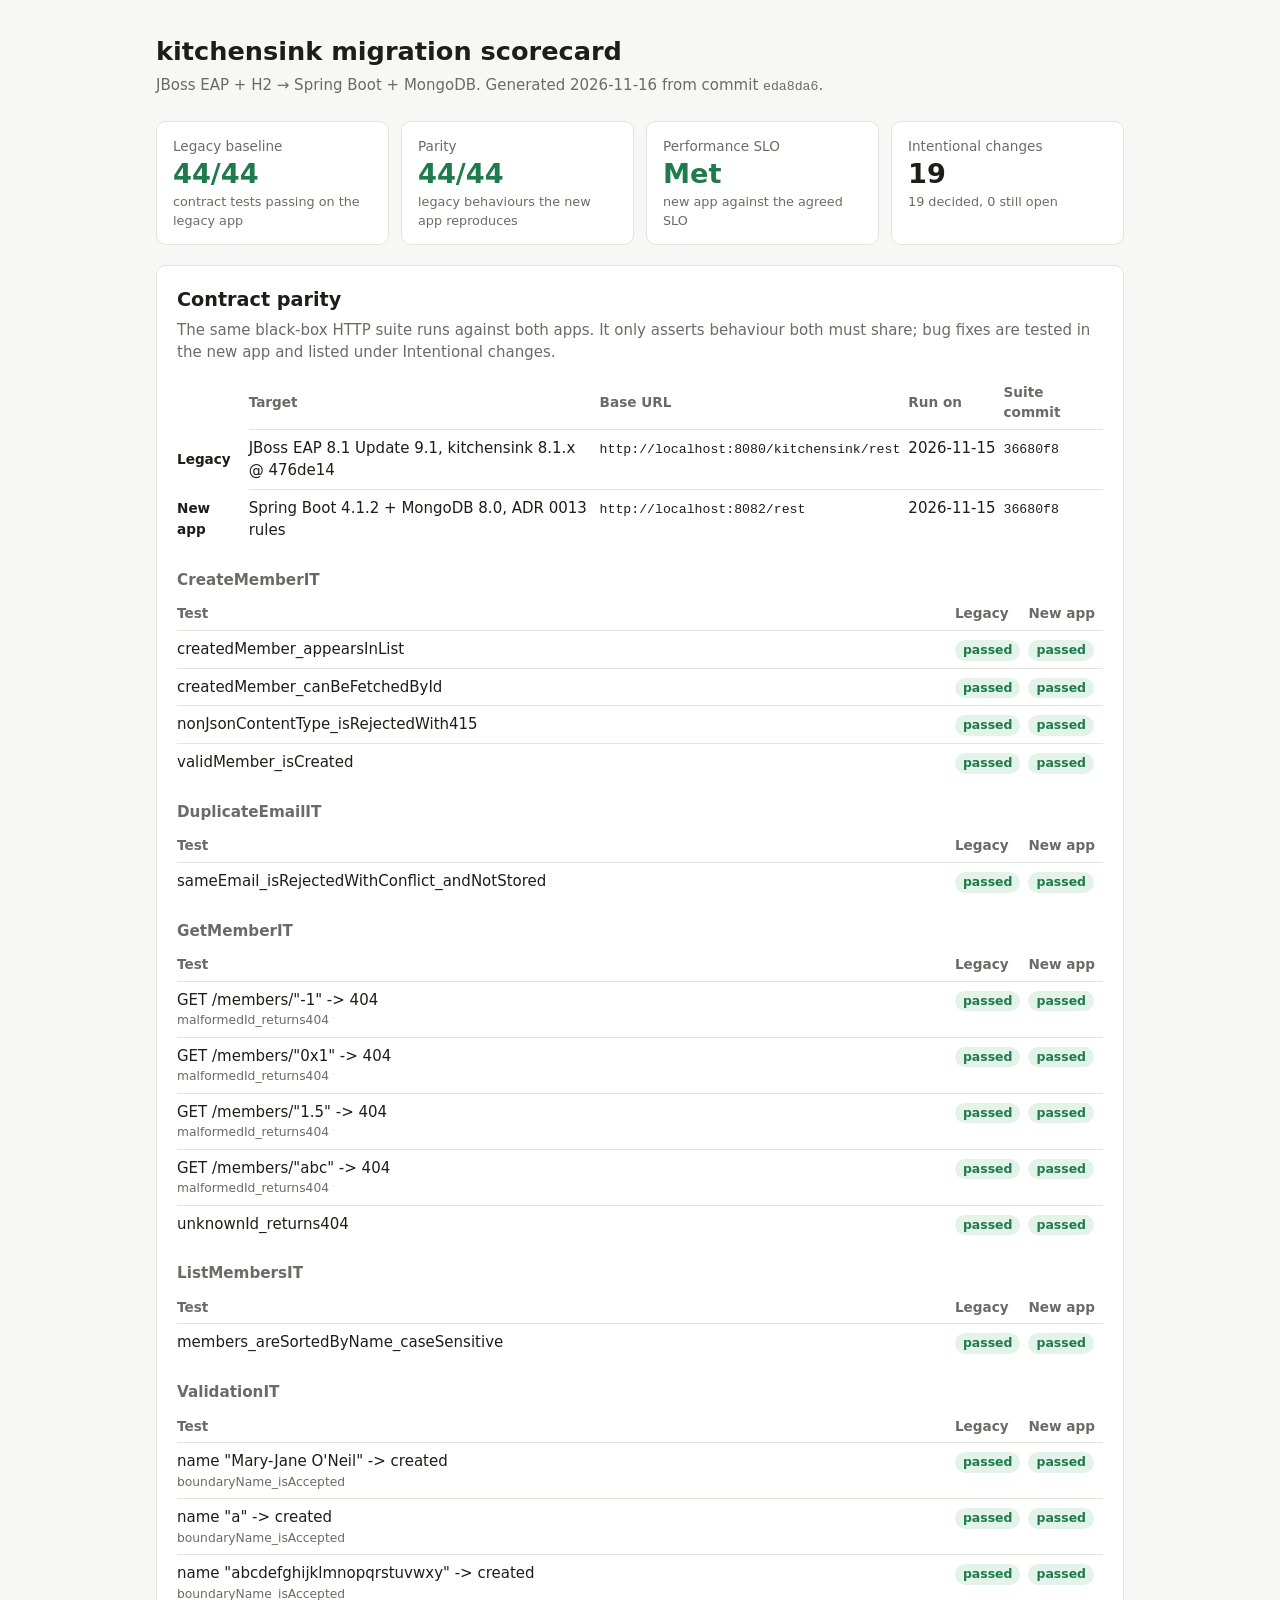
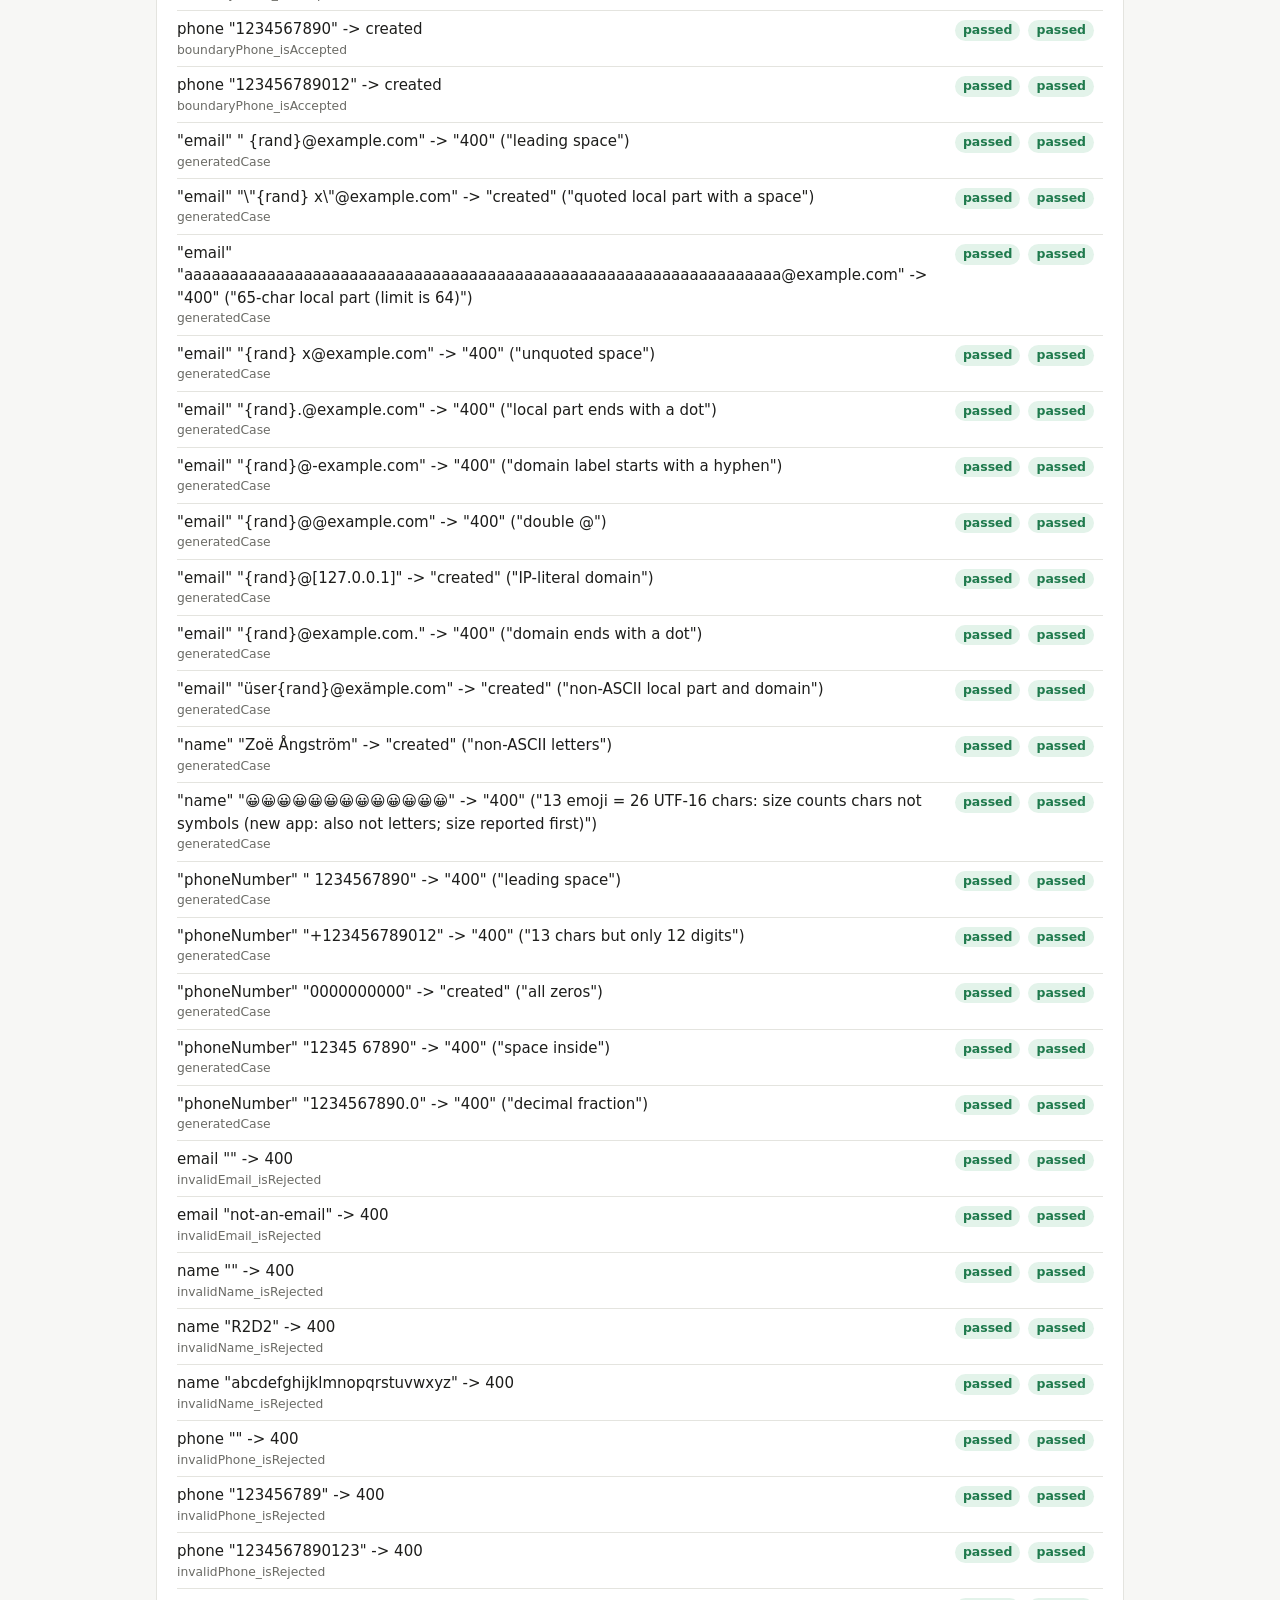
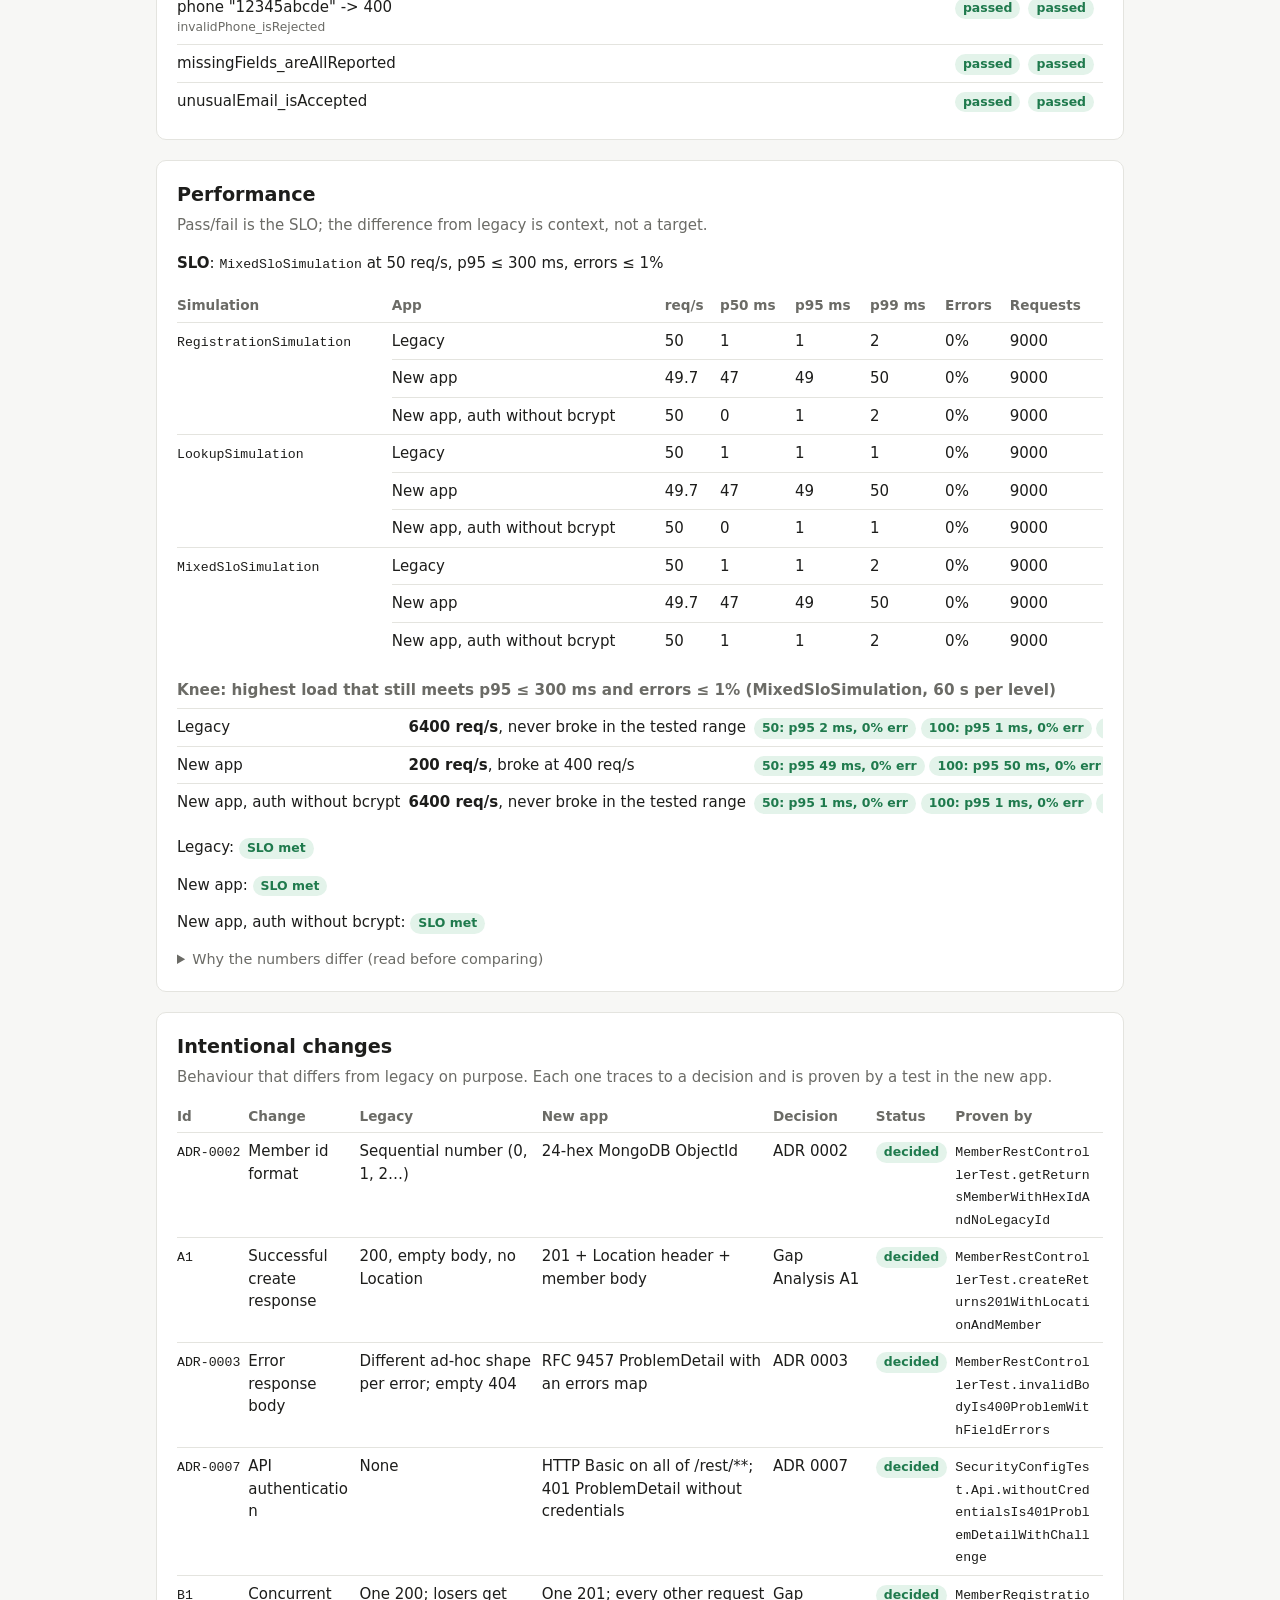
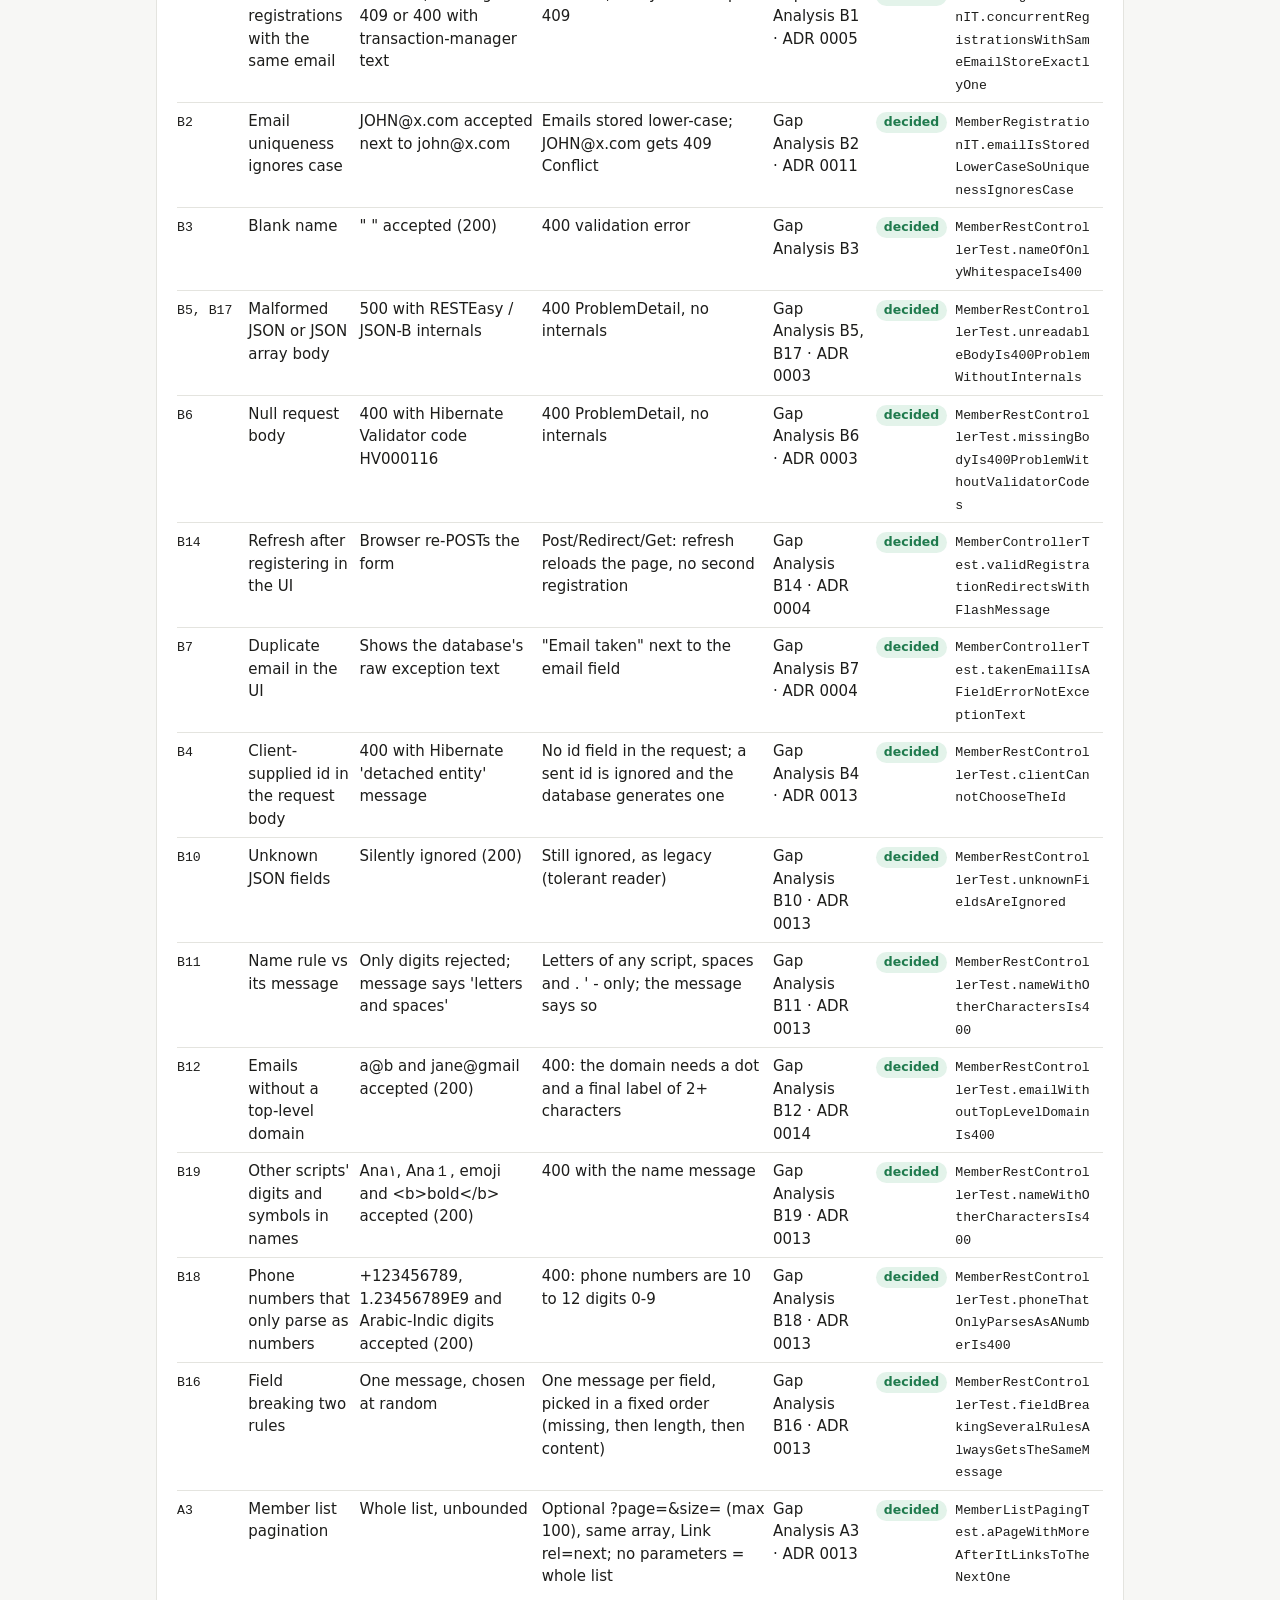
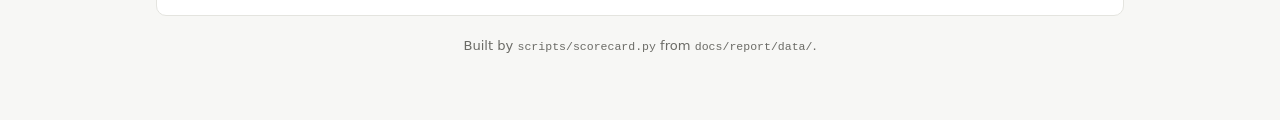
<file: docs/report/index.html>
<!doctype html>
<html lang="en">
<head>
<meta charset="utf-8">
<meta name="viewport" content="width=device-width, initial-scale=1">
<title>Migration Scorecard</title>
<style>
:root {
  --bg: #f7f7f5; --card: #ffffff; --text: #1d1d1b; --muted: #6b6b66; --line: #e4e4df;
  --pass: #1f7a4d; --pass-bg: #e3f3ea; --fail: #b3261e; --fail-bg: #fbe6e4;
  --skip: #8a6d00; --skip-bg: #fbf1d0; --pend: #5b5b57; --pend-bg: #ececea;
}
@media (prefers-color-scheme: dark) {
  :root {
    --bg: #161615; --card: #1f1f1d; --text: #ececea; --muted: #a0a09a; --line: #33332f;
    --pass: #6fd3a0; --pass-bg: #173326; --fail: #ff8a80; --fail-bg: #3a1c1a;
    --skip: #e8c860; --skip-bg: #352c10; --pend: #b5b5ae; --pend-bg: #2c2c29;
  }
}
* { box-sizing: border-box; }
body { margin: 0; background: var(--bg); color: var(--text); font: 15px/1.5 system-ui, -apple-system, "Segoe UI", sans-serif; }
main { max-width: 1000px; margin: 0 auto; padding: 32px 16px 64px; }
h1 { font-size: 1.6rem; margin: 0 0 4px; }
h2 { font-size: 1.2rem; margin: 0 0 4px; }
h3 { font-size: 0.95rem; margin: 20px 0 6px; color: var(--muted); font-weight: 600; }
.subtitle, .muted { color: var(--muted); }
.subtitle { margin: 0 0 24px; }
.lead { color: var(--muted); margin: 0 0 12px; }
section.card { background: var(--card); border: 1px solid var(--line); border-radius: 10px; padding: 20px; margin-bottom: 20px; }
.tiles { display: grid; grid-template-columns: repeat(auto-fit, minmax(200px, 1fr)); gap: 12px; margin-bottom: 20px; }
.tile { background: var(--card); border: 1px solid var(--line); border-radius: 10px; padding: 14px 16px; }
.tile-label { color: var(--muted); font-size: 0.85rem; }
.tile-value { font-size: 1.7rem; font-weight: 700; line-height: 1.3; }
.tile-value.ok { color: var(--pass); } .tile-value.bad { color: var(--fail); } .tile-value.pending { color: var(--pend); }
.tile-note { color: var(--muted); font-size: 0.8rem; }
code { font: 0.88em ui-monospace, SFMono-Regular, Menlo, monospace; overflow-wrap: anywhere; }
.scroll { overflow-x: auto; }
table { width: 100%; border-collapse: collapse; }
th { text-align: left; font-weight: 600; color: var(--muted); font-size: 0.85rem; padding: 6px 8px 6px 0; }
td { padding: 7px 8px 7px 0; border-top: 1px solid var(--line); vertical-align: top; }
.result { width: 1%; white-space: nowrap; }
.test { overflow-wrap: anywhere; }
.method { color: var(--muted); font-size: 0.82em; }
table.meta { min-width: 640px; }
table.perf { min-width: 600px; }
table.deviations { min-width: 820px; }
table.meta tbody th { color: var(--text); }
.nowrap, table.meta code, table.perf td { white-space: nowrap; }
.badge { display: inline-block; padding: 1px 8px; border-radius: 999px; font-size: 0.78rem; font-weight: 600; white-space: nowrap; }
.badge.pass { color: var(--pass); background: var(--pass-bg); }
.badge.fail { color: var(--fail); background: var(--fail-bg); }
.badge.skip { color: var(--skip); background: var(--skip-bg); }
.badge.pending { color: var(--pend); background: var(--pend-bg); }
details { margin-top: 6px; }
summary { cursor: pointer; color: var(--muted); font-size: 0.9rem; }
pre { white-space: pre-wrap; overflow-wrap: anywhere; font: 0.8rem ui-monospace, Menlo, monospace; background: var(--bg);
      border: 1px solid var(--line); border-radius: 6px; padding: 8px; max-height: 320px; overflow: auto; }
.pending-note { background: var(--pend-bg); border-radius: 8px; padding: 10px 12px; margin: 0 0 8px; }
.caveats ul { margin: 6px 0 0; padding-left: 20px; color: var(--muted); }
footer { color: var(--muted); font-size: 0.82rem; text-align: center; }
</style>
</head>
<body>
<main>
<h1>kitchensink migration scorecard</h1>
<p class="subtitle">JBoss EAP + H2 &rarr; Spring Boot + MongoDB. Generated 2026-11-16 from commit <code>eda8da6</code>.</p>

<div class="tiles"><div class="tile"><div class="tile-label">Legacy baseline</div><div class="tile-value ok">44/44</div><div class="tile-note">contract tests passing on the legacy app</div></div><div class="tile"><div class="tile-label">Parity</div><div class="tile-value ok">44/44</div><div class="tile-note">legacy behaviours the new app reproduces</div></div><div class="tile"><div class="tile-label">Performance SLO</div><div class="tile-value ok">Met</div><div class="tile-note">new app against the agreed SLO</div></div><div class="tile"><div class="tile-label">Intentional changes</div><div class="tile-value neutral">19</div><div class="tile-note">19 decided, 0 still open</div></div></div>

<section class="card">
<h2>Contract parity</h2>
<p class="lead">The same black-box HTTP suite runs against both apps. It only asserts behaviour both must share; bug fixes are tested in the new app and listed under Intentional changes.</p>
<div class="scroll"><table class="meta"><thead><tr><th></th><th>Target</th><th>Base URL</th><th>Run on</th><th>Suite commit</th></tr></thead><tbody><tr><th>Legacy</th><td>JBoss EAP 8.1 Update 9.1, kitchensink 8.1.x @ 476de14</td><td><code>http://localhost:8080/kitchensink/rest</code></td><td class="nowrap">2026-11-15</td><td><code>36680f8</code></td></tr><tr><th>New app</th><td>Spring Boot 4.1.2 + MongoDB 8.0, ADR 0013 rules</td><td><code>http://localhost:8082/rest</code></td><td class="nowrap">2026-11-15</td><td><code>36680f8</code></td></tr></tbody></table></div>
<h3>CreateMemberIT</h3><table class="matrix"><thead><tr><th>Test</th><th class="result">Legacy</th><th class="result">New app</th></tr></thead><tbody><tr><td class="test">createdMember_appearsInList</td><td class="result"><span class="badge pass">passed</span></td><td class="result"><span class="badge pass">passed</span></td></tr><tr><td class="test">createdMember_canBeFetchedById</td><td class="result"><span class="badge pass">passed</span></td><td class="result"><span class="badge pass">passed</span></td></tr><tr><td class="test">nonJsonContentType_isRejectedWith415</td><td class="result"><span class="badge pass">passed</span></td><td class="result"><span class="badge pass">passed</span></td></tr><tr><td class="test">validMember_isCreated</td><td class="result"><span class="badge pass">passed</span></td><td class="result"><span class="badge pass">passed</span></td></tr></tbody></table><h3>DuplicateEmailIT</h3><table class="matrix"><thead><tr><th>Test</th><th class="result">Legacy</th><th class="result">New app</th></tr></thead><tbody><tr><td class="test">sameEmail_isRejectedWithConflict_andNotStored</td><td class="result"><span class="badge pass">passed</span></td><td class="result"><span class="badge pass">passed</span></td></tr></tbody></table><h3>GetMemberIT</h3><table class="matrix"><thead><tr><th>Test</th><th class="result">Legacy</th><th class="result">New app</th></tr></thead><tbody><tr><td class="test">GET /members/&quot;-1&quot; -&gt; 404<div class="method">malformedId_returns404</div></td><td class="result"><span class="badge pass">passed</span></td><td class="result"><span class="badge pass">passed</span></td></tr><tr><td class="test">GET /members/&quot;0x1&quot; -&gt; 404<div class="method">malformedId_returns404</div></td><td class="result"><span class="badge pass">passed</span></td><td class="result"><span class="badge pass">passed</span></td></tr><tr><td class="test">GET /members/&quot;1.5&quot; -&gt; 404<div class="method">malformedId_returns404</div></td><td class="result"><span class="badge pass">passed</span></td><td class="result"><span class="badge pass">passed</span></td></tr><tr><td class="test">GET /members/&quot;abc&quot; -&gt; 404<div class="method">malformedId_returns404</div></td><td class="result"><span class="badge pass">passed</span></td><td class="result"><span class="badge pass">passed</span></td></tr><tr><td class="test">unknownId_returns404</td><td class="result"><span class="badge pass">passed</span></td><td class="result"><span class="badge pass">passed</span></td></tr></tbody></table><h3>ListMembersIT</h3><table class="matrix"><thead><tr><th>Test</th><th class="result">Legacy</th><th class="result">New app</th></tr></thead><tbody><tr><td class="test">members_areSortedByName_caseSensitive</td><td class="result"><span class="badge pass">passed</span></td><td class="result"><span class="badge pass">passed</span></td></tr></tbody></table><h3>ValidationIT</h3><table class="matrix"><thead><tr><th>Test</th><th class="result">Legacy</th><th class="result">New app</th></tr></thead><tbody><tr><td class="test">name &quot;Mary-Jane O&#x27;Neil&quot; -&gt; created<div class="method">boundaryName_isAccepted</div></td><td class="result"><span class="badge pass">passed</span></td><td class="result"><span class="badge pass">passed</span></td></tr><tr><td class="test">name &quot;a&quot; -&gt; created<div class="method">boundaryName_isAccepted</div></td><td class="result"><span class="badge pass">passed</span></td><td class="result"><span class="badge pass">passed</span></td></tr><tr><td class="test">name &quot;abcdefghijklmnopqrstuvwxy&quot; -&gt; created<div class="method">boundaryName_isAccepted</div></td><td class="result"><span class="badge pass">passed</span></td><td class="result"><span class="badge pass">passed</span></td></tr><tr><td class="test">phone &quot;1234567890&quot; -&gt; created<div class="method">boundaryPhone_isAccepted</div></td><td class="result"><span class="badge pass">passed</span></td><td class="result"><span class="badge pass">passed</span></td></tr><tr><td class="test">phone &quot;123456789012&quot; -&gt; created<div class="method">boundaryPhone_isAccepted</div></td><td class="result"><span class="badge pass">passed</span></td><td class="result"><span class="badge pass">passed</span></td></tr><tr><td class="test">&quot;email&quot; &quot; {rand}@example.com&quot; -&gt; &quot;400&quot; (&quot;leading space&quot;)<div class="method">generatedCase</div></td><td class="result"><span class="badge pass">passed</span></td><td class="result"><span class="badge pass">passed</span></td></tr><tr><td class="test">&quot;email&quot; &quot;\&quot;{rand} x\&quot;@example.com&quot; -&gt; &quot;created&quot; (&quot;quoted local part with a space&quot;)<div class="method">generatedCase</div></td><td class="result"><span class="badge pass">passed</span></td><td class="result"><span class="badge pass">passed</span></td></tr><tr><td class="test">&quot;email&quot; &quot;aaaaaaaaaaaaaaaaaaaaaaaaaaaaaaaaaaaaaaaaaaaaaaaaaaaaaaaaaaaaaaaaa@example.com&quot; -&gt; &quot;400&quot; (&quot;65-char local part (limit is 64)&quot;)<div class="method">generatedCase</div></td><td class="result"><span class="badge pass">passed</span></td><td class="result"><span class="badge pass">passed</span></td></tr><tr><td class="test">&quot;email&quot; &quot;{rand} x@example.com&quot; -&gt; &quot;400&quot; (&quot;unquoted space&quot;)<div class="method">generatedCase</div></td><td class="result"><span class="badge pass">passed</span></td><td class="result"><span class="badge pass">passed</span></td></tr><tr><td class="test">&quot;email&quot; &quot;{rand}.@example.com&quot; -&gt; &quot;400&quot; (&quot;local part ends with a dot&quot;)<div class="method">generatedCase</div></td><td class="result"><span class="badge pass">passed</span></td><td class="result"><span class="badge pass">passed</span></td></tr><tr><td class="test">&quot;email&quot; &quot;{rand}@-example.com&quot; -&gt; &quot;400&quot; (&quot;domain label starts with a hyphen&quot;)<div class="method">generatedCase</div></td><td class="result"><span class="badge pass">passed</span></td><td class="result"><span class="badge pass">passed</span></td></tr><tr><td class="test">&quot;email&quot; &quot;{rand}@@example.com&quot; -&gt; &quot;400&quot; (&quot;double @&quot;)<div class="method">generatedCase</div></td><td class="result"><span class="badge pass">passed</span></td><td class="result"><span class="badge pass">passed</span></td></tr><tr><td class="test">&quot;email&quot; &quot;{rand}@[127.0.0.1]&quot; -&gt; &quot;created&quot; (&quot;IP-literal domain&quot;)<div class="method">generatedCase</div></td><td class="result"><span class="badge pass">passed</span></td><td class="result"><span class="badge pass">passed</span></td></tr><tr><td class="test">&quot;email&quot; &quot;{rand}@example.com.&quot; -&gt; &quot;400&quot; (&quot;domain ends with a dot&quot;)<div class="method">generatedCase</div></td><td class="result"><span class="badge pass">passed</span></td><td class="result"><span class="badge pass">passed</span></td></tr><tr><td class="test">&quot;email&quot; &quot;üser{rand}@exämple.com&quot; -&gt; &quot;created&quot; (&quot;non-ASCII local part and domain&quot;)<div class="method">generatedCase</div></td><td class="result"><span class="badge pass">passed</span></td><td class="result"><span class="badge pass">passed</span></td></tr><tr><td class="test">&quot;name&quot; &quot;Zoë Ångström&quot; -&gt; &quot;created&quot; (&quot;non-ASCII letters&quot;)<div class="method">generatedCase</div></td><td class="result"><span class="badge pass">passed</span></td><td class="result"><span class="badge pass">passed</span></td></tr><tr><td class="test">&quot;name&quot; &quot;😀😀😀😀😀😀😀😀😀😀😀😀😀&quot; -&gt; &quot;400&quot; (&quot;13 emoji = 26 UTF-16 chars: size counts chars not symbols (new app: also not letters; size reported first)&quot;)<div class="method">generatedCase</div></td><td class="result"><span class="badge pass">passed</span></td><td class="result"><span class="badge pass">passed</span></td></tr><tr><td class="test">&quot;phoneNumber&quot; &quot; 1234567890&quot; -&gt; &quot;400&quot; (&quot;leading space&quot;)<div class="method">generatedCase</div></td><td class="result"><span class="badge pass">passed</span></td><td class="result"><span class="badge pass">passed</span></td></tr><tr><td class="test">&quot;phoneNumber&quot; &quot;+123456789012&quot; -&gt; &quot;400&quot; (&quot;13 chars but only 12 digits&quot;)<div class="method">generatedCase</div></td><td class="result"><span class="badge pass">passed</span></td><td class="result"><span class="badge pass">passed</span></td></tr><tr><td class="test">&quot;phoneNumber&quot; &quot;0000000000&quot; -&gt; &quot;created&quot; (&quot;all zeros&quot;)<div class="method">generatedCase</div></td><td class="result"><span class="badge pass">passed</span></td><td class="result"><span class="badge pass">passed</span></td></tr><tr><td class="test">&quot;phoneNumber&quot; &quot;12345 67890&quot; -&gt; &quot;400&quot; (&quot;space inside&quot;)<div class="method">generatedCase</div></td><td class="result"><span class="badge pass">passed</span></td><td class="result"><span class="badge pass">passed</span></td></tr><tr><td class="test">&quot;phoneNumber&quot; &quot;1234567890.0&quot; -&gt; &quot;400&quot; (&quot;decimal fraction&quot;)<div class="method">generatedCase</div></td><td class="result"><span class="badge pass">passed</span></td><td class="result"><span class="badge pass">passed</span></td></tr><tr><td class="test">email &quot;&quot; -&gt; 400<div class="method">invalidEmail_isRejected</div></td><td class="result"><span class="badge pass">passed</span></td><td class="result"><span class="badge pass">passed</span></td></tr><tr><td class="test">email &quot;not-an-email&quot; -&gt; 400<div class="method">invalidEmail_isRejected</div></td><td class="result"><span class="badge pass">passed</span></td><td class="result"><span class="badge pass">passed</span></td></tr><tr><td class="test">name &quot;&quot; -&gt; 400<div class="method">invalidName_isRejected</div></td><td class="result"><span class="badge pass">passed</span></td><td class="result"><span class="badge pass">passed</span></td></tr><tr><td class="test">name &quot;R2D2&quot; -&gt; 400<div class="method">invalidName_isRejected</div></td><td class="result"><span class="badge pass">passed</span></td><td class="result"><span class="badge pass">passed</span></td></tr><tr><td class="test">name &quot;abcdefghijklmnopqrstuvwxyz&quot; -&gt; 400<div class="method">invalidName_isRejected</div></td><td class="result"><span class="badge pass">passed</span></td><td class="result"><span class="badge pass">passed</span></td></tr><tr><td class="test">phone &quot;&quot; -&gt; 400<div class="method">invalidPhone_isRejected</div></td><td class="result"><span class="badge pass">passed</span></td><td class="result"><span class="badge pass">passed</span></td></tr><tr><td class="test">phone &quot;123456789&quot; -&gt; 400<div class="method">invalidPhone_isRejected</div></td><td class="result"><span class="badge pass">passed</span></td><td class="result"><span class="badge pass">passed</span></td></tr><tr><td class="test">phone &quot;1234567890123&quot; -&gt; 400<div class="method">invalidPhone_isRejected</div></td><td class="result"><span class="badge pass">passed</span></td><td class="result"><span class="badge pass">passed</span></td></tr><tr><td class="test">phone &quot;12345abcde&quot; -&gt; 400<div class="method">invalidPhone_isRejected</div></td><td class="result"><span class="badge pass">passed</span></td><td class="result"><span class="badge pass">passed</span></td></tr><tr><td class="test">missingFields_areAllReported</td><td class="result"><span class="badge pass">passed</span></td><td class="result"><span class="badge pass">passed</span></td></tr><tr><td class="test">unusualEmail_isAccepted</td><td class="result"><span class="badge pass">passed</span></td><td class="result"><span class="badge pass">passed</span></td></tr></tbody></table>
</section>

<section class="card">
<h2>Performance</h2>
<p class="lead">Pass/fail is the SLO; the difference from legacy is context, not a target.</p>
<p><strong>SLO</strong>: <code>MixedSloSimulation</code> at 50 req/s, p95 &le; 300 ms, errors &le; 1%</p><div class="scroll"><table class="perf"><thead><tr><th>Simulation</th><th>App</th><th>req/s</th><th>p50 ms</th><th>p95 ms</th><th>p99 ms</th><th>Errors</th><th>Requests</th></tr></thead><tbody><tr><td rowspan="3" class="test"><code>RegistrationSimulation</code></td><td>Legacy</td><td>50</td><td>1</td><td>1</td><td>2</td><td>0%</td><td>9000</td></tr><tr><td>New app</td><td>49.7</td><td>47</td><td>49</td><td>50</td><td>0%</td><td>9000</td></tr><tr><td>New app, auth without bcrypt</td><td>50</td><td>0</td><td>1</td><td>2</td><td>0%</td><td>9000</td></tr><tr><td rowspan="3" class="test"><code>LookupSimulation</code></td><td>Legacy</td><td>50</td><td>1</td><td>1</td><td>1</td><td>0%</td><td>9000</td></tr><tr><td>New app</td><td>49.7</td><td>47</td><td>49</td><td>50</td><td>0%</td><td>9000</td></tr><tr><td>New app, auth without bcrypt</td><td>50</td><td>0</td><td>1</td><td>1</td><td>0%</td><td>9000</td></tr><tr><td rowspan="3" class="test"><code>MixedSloSimulation</code></td><td>Legacy</td><td>50</td><td>1</td><td>1</td><td>2</td><td>0%</td><td>9000</td></tr><tr><td>New app</td><td>49.7</td><td>47</td><td>49</td><td>50</td><td>0%</td><td>9000</td></tr><tr><td>New app, auth without bcrypt</td><td>50</td><td>1</td><td>1</td><td>2</td><td>0%</td><td>9000</td></tr></tbody></table></div><h3>Knee: highest load that still meets p95 &le; 300 ms and errors &le; 1% (MixedSloSimulation, 60 s per level)</h3><div class="scroll"><table class="perf"><tbody><tr><td>Legacy</td><td><strong>6400 req/s</strong>, never broke in the tested range</td><td><span class="badge pass">50: p95 2 ms, 0% err</span> <span class="badge pass">100: p95 1 ms, 0% err</span> <span class="badge pass">200: p95 1 ms, 0% err</span> <span class="badge pass">400: p95 1 ms, 0% err</span> <span class="badge pass">800: p95 1 ms, 0% err</span> <span class="badge pass">1600: p95 1 ms, 0% err</span> <span class="badge pass">3200: p95 1 ms, 0% err</span> <span class="badge pass">6400: p95 2 ms, 0% err</span></td></tr><tr><td>New app</td><td><strong>200 req/s</strong>, broke at 400 req/s</td><td><span class="badge pass">50: p95 49 ms, 0% err</span> <span class="badge pass">100: p95 50 ms, 0% err</span> <span class="badge pass">200: p95 108 ms, 0% err</span> <span class="badge fail">400: p95 60000 ms, 15.3% err</span></td></tr><tr><td>New app, auth without bcrypt</td><td><strong>6400 req/s</strong>, never broke in the tested range</td><td><span class="badge pass">50: p95 1 ms, 0% err</span> <span class="badge pass">100: p95 1 ms, 0% err</span> <span class="badge pass">200: p95 1 ms, 0% err</span> <span class="badge pass">400: p95 1 ms, 0% err</span> <span class="badge pass">800: p95 1 ms, 0% err</span> <span class="badge pass">1600: p95 1 ms, 0% err</span> <span class="badge pass">3200: p95 1 ms, 0% err</span> <span class="badge pass">6400: p95 1 ms, 0% err</span></td></tr></tbody></table></div><p>Legacy: <span class="badge pass">SLO met</span></p><p>New app: <span class="badge pass">SLO met</span></p><p>New app, auth without bcrypt: <span class="badge pass">SLO met</span></p><details class="caveats"><summary>Why the numbers differ (read before comparing)</summary><ul><li>Legacy uses in-memory H2 inside the app server&#x27;s JVM; the new app talks to MongoDB over the network.</li><li>Legacy has no authentication; the new app checks HTTP Basic credentials (bcrypt) on every request.</li><li>Legacy checks for a duplicate email with a separate query before inserting; the new app relies on a unique index.</li><li>Same machine, same Docker resources, warm-up run discarded, median of three runs.</li></ul></details>
</section>

<section class="card">
<h2>Intentional changes</h2>
<p class="lead">Behaviour that differs from legacy on purpose. Each one traces to a decision and is proven by a test in the new app.</p>
<div class="scroll"><table class="deviations"><thead><tr><th>Id</th><th>Change</th><th>Legacy</th><th>New app</th><th>Decision</th><th>Status</th><th>Proven by</th></tr></thead><tbody><tr><td class="nowrap"><code>ADR-0002</code></td><td class="test">Member id format</td><td>Sequential number (0, 1, 2…)</td><td>24-hex MongoDB ObjectId</td><td>ADR 0002</td><td><span class="badge pass">decided</span></td><td><code>MemberRestControllerTest.getReturnsMemberWithHexIdAndNoLegacyId</code></td></tr><tr><td class="nowrap"><code>A1</code></td><td class="test">Successful create response</td><td>200, empty body, no Location</td><td>201 + Location header + member body</td><td>Gap Analysis A1</td><td><span class="badge pass">decided</span></td><td><code>MemberRestControllerTest.createReturns201WithLocationAndMember</code></td></tr><tr><td class="nowrap"><code>ADR-0003</code></td><td class="test">Error response body</td><td>Different ad-hoc shape per error; empty 404</td><td>RFC 9457 ProblemDetail with an errors map</td><td>ADR 0003</td><td><span class="badge pass">decided</span></td><td><code>MemberRestControllerTest.invalidBodyIs400ProblemWithFieldErrors</code></td></tr><tr><td class="nowrap"><code>ADR-0007</code></td><td class="test">API authentication</td><td>None</td><td>HTTP Basic on all of /rest/**; 401 ProblemDetail without credentials</td><td>ADR 0007</td><td><span class="badge pass">decided</span></td><td><code>SecurityConfigTest.Api.withoutCredentialsIs401ProblemDetailWithChallenge</code></td></tr><tr><td class="nowrap"><code>B1</code></td><td class="test">Concurrent registrations with the same email</td><td>One 200; losers get 409 or 400 with transaction-manager text</td><td>One 201; every other request 409</td><td>Gap Analysis B1 · ADR 0005</td><td><span class="badge pass">decided</span></td><td><code>MemberRegistrationIT.concurrentRegistrationsWithSameEmailStoreExactlyOne</code></td></tr><tr><td class="nowrap"><code>B2</code></td><td class="test">Email uniqueness ignores case</td><td>JOHN@x.com accepted next to john@x.com</td><td>Emails stored lower-case; JOHN@x.com gets 409 Conflict</td><td>Gap Analysis B2 · ADR 0011</td><td><span class="badge pass">decided</span></td><td><code>MemberRegistrationIT.emailIsStoredLowerCaseSoUniquenessIgnoresCase</code></td></tr><tr><td class="nowrap"><code>B3</code></td><td class="test">Blank name</td><td>&quot;   &quot; accepted (200)</td><td>400 validation error</td><td>Gap Analysis B3</td><td><span class="badge pass">decided</span></td><td><code>MemberRestControllerTest.nameOfOnlyWhitespaceIs400</code></td></tr><tr><td class="nowrap"><code>B5, B17</code></td><td class="test">Malformed JSON or JSON array body</td><td>500 with RESTEasy / JSON-B internals</td><td>400 ProblemDetail, no internals</td><td>Gap Analysis B5, B17 · ADR 0003</td><td><span class="badge pass">decided</span></td><td><code>MemberRestControllerTest.unreadableBodyIs400ProblemWithoutInternals</code></td></tr><tr><td class="nowrap"><code>B6</code></td><td class="test">Null request body</td><td>400 with Hibernate Validator code HV000116</td><td>400 ProblemDetail, no internals</td><td>Gap Analysis B6 · ADR 0003</td><td><span class="badge pass">decided</span></td><td><code>MemberRestControllerTest.missingBodyIs400ProblemWithoutValidatorCodes</code></td></tr><tr><td class="nowrap"><code>B14</code></td><td class="test">Refresh after registering in the UI</td><td>Browser re-POSTs the form</td><td>Post/Redirect/Get: refresh reloads the page, no second registration</td><td>Gap Analysis B14 · ADR 0004</td><td><span class="badge pass">decided</span></td><td><code>MemberControllerTest.validRegistrationRedirectsWithFlashMessage</code></td></tr><tr><td class="nowrap"><code>B7</code></td><td class="test">Duplicate email in the UI</td><td>Shows the database&#x27;s raw exception text</td><td>&quot;Email taken&quot; next to the email field</td><td>Gap Analysis B7 · ADR 0004</td><td><span class="badge pass">decided</span></td><td><code>MemberControllerTest.takenEmailIsAFieldErrorNotExceptionText</code></td></tr><tr><td class="nowrap"><code>B4</code></td><td class="test">Client-supplied id in the request body</td><td>400 with Hibernate &#x27;detached entity&#x27; message</td><td>No id field in the request; a sent id is ignored and the database generates one</td><td>Gap Analysis B4 · ADR 0013</td><td><span class="badge pass">decided</span></td><td><code>MemberRestControllerTest.clientCannotChooseTheId</code></td></tr><tr><td class="nowrap"><code>B10</code></td><td class="test">Unknown JSON fields</td><td>Silently ignored (200)</td><td>Still ignored, as legacy (tolerant reader)</td><td>Gap Analysis B10 · ADR 0013</td><td><span class="badge pass">decided</span></td><td><code>MemberRestControllerTest.unknownFieldsAreIgnored</code></td></tr><tr><td class="nowrap"><code>B11</code></td><td class="test">Name rule vs its message</td><td>Only digits rejected; message says &#x27;letters and spaces&#x27;</td><td>Letters of any script, spaces and . &#x27; - only; the message says so</td><td>Gap Analysis B11 · ADR 0013</td><td><span class="badge pass">decided</span></td><td><code>MemberRestControllerTest.nameWithOtherCharactersIs400</code></td></tr><tr><td class="nowrap"><code>B12</code></td><td class="test">Emails without a top-level domain</td><td>a@b and jane@gmail accepted (200)</td><td>400: the domain needs a dot and a final label of 2+ characters</td><td>Gap Analysis B12 · ADR 0014</td><td><span class="badge pass">decided</span></td><td><code>MemberRestControllerTest.emailWithoutTopLevelDomainIs400</code></td></tr><tr><td class="nowrap"><code>B19</code></td><td class="test">Other scripts&#x27; digits and symbols in names</td><td>Ana١, Ana１, emoji and &lt;b&gt;bold&lt;/b&gt; accepted (200)</td><td>400 with the name message</td><td>Gap Analysis B19 · ADR 0013</td><td><span class="badge pass">decided</span></td><td><code>MemberRestControllerTest.nameWithOtherCharactersIs400</code></td></tr><tr><td class="nowrap"><code>B18</code></td><td class="test">Phone numbers that only parse as numbers</td><td>+123456789, 1.23456789E9 and Arabic-Indic digits accepted (200)</td><td>400: phone numbers are 10 to 12 digits 0-9</td><td>Gap Analysis B18 · ADR 0013</td><td><span class="badge pass">decided</span></td><td><code>MemberRestControllerTest.phoneThatOnlyParsesAsANumberIs400</code></td></tr><tr><td class="nowrap"><code>B16</code></td><td class="test">Field breaking two rules</td><td>One message, chosen at random</td><td>One message per field, picked in a fixed order (missing, then length, then content)</td><td>Gap Analysis B16 · ADR 0013</td><td><span class="badge pass">decided</span></td><td><code>MemberRestControllerTest.fieldBreakingSeveralRulesAlwaysGetsTheSameMessage</code></td></tr><tr><td class="nowrap"><code>A3</code></td><td class="test">Member list pagination</td><td>Whole list, unbounded</td><td>Optional ?page=&amp;size= (max 100), same array, Link rel=next; no parameters = whole list</td><td>Gap Analysis A3 · ADR 0013</td><td><span class="badge pass">decided</span></td><td><code>MemberListPagingTest.aPageWithMoreAfterItLinksToTheNextOne</code></td></tr></tbody></table></div>
</section>

<footer>Built by <code>scripts/scorecard.py</code> from <code>docs/report/data/</code>.</footer>
</main>
</body>
</html>
</file>
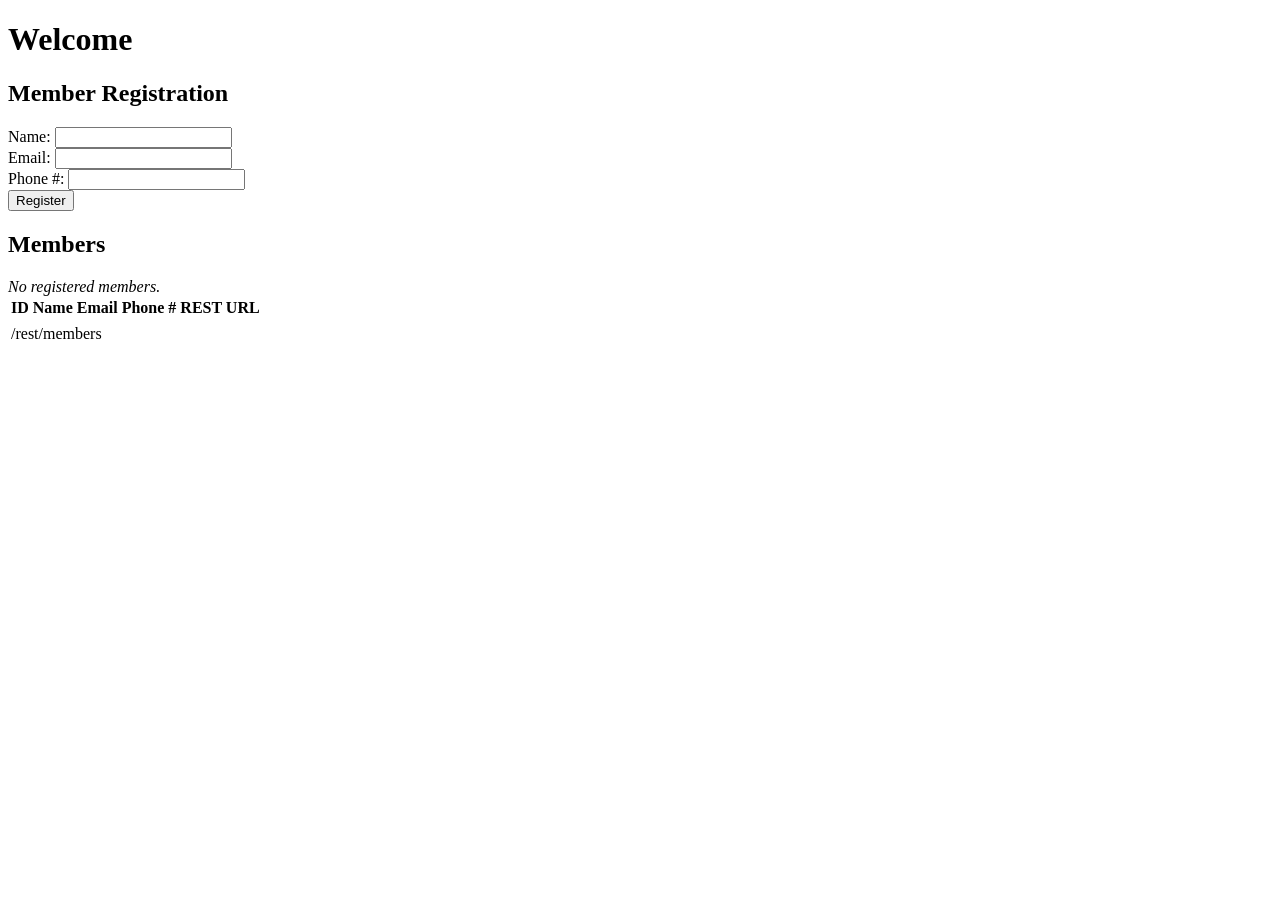
<file: app/src/main/resources/templates/index.html>
<!DOCTYPE html>
<html xmlns:th="http://www.thymeleaf.org" th:lang="${#locale.language}">
<head>
    <meta charset="UTF-8">
    <meta name="viewport" content="width=device-width, initial-scale=1">
    <title th:text="#{page.title}">kitchensink</title>
    <link rel="stylesheet" th:href="@{/css/screen.css}">
</head>
<body>
<main>
    <h1 th:text="#{memberWelcomeHeader}">Welcome</h1>
    <p th:text="#{memberWelcomeMessage}"></p>

    <!-- th:action, not action: that's how Spring Security adds its CSRF token to the form. -->
    <form id="reg" method="post" th:action="@{/}" th:object="${newMember}" novalidate>
        <h2 th:text="#{memberRegistrationHeader}">Member Registration</h2>
        <p th:text="#{memberFormDescription}"></p>

        <div class="field">
            <label for="name" th:text="#{memberNameLabel}">Name:</label>
            <input type="text" th:field="*{name}">
            <span class="invalid" th:if="${fieldMessages?.get('name')}" th:text="${fieldMessages.get('name')}"></span>
        </div>
        <div class="field">
            <label for="email" th:text="#{memberEmailLabel}">Email:</label>
            <input type="text" th:field="*{email}">
            <span class="invalid" th:if="${fieldMessages?.get('email')}" th:text="${fieldMessages.get('email')}"></span>
        </div>
        <div class="field">
            <label for="phoneNumber" th:text="#{memberPhoneLabel}">Phone #:</label>
            <input type="text" th:field="*{phoneNumber}">
            <span class="invalid" th:if="${fieldMessages?.get('phoneNumber')}" th:text="${fieldMessages.get('phoneNumber')}"></span>
        </div>

        <div class="actions">
            <button type="submit" id="register" class="register" th:text="#{memberRegisterButtonLabel}">Register</button>
            <span class="valid" th:if="${registered}" th:text="#{registeredMessage}" role="status"></span>
        </div>
    </form>

    <h2 th:text="#{membersHeader}">Members</h2>
    <em th:if="${#lists.isEmpty(members)}" th:text="#{noMembers}">No registered members.</em>
    <div class="scroll" th:unless="${#lists.isEmpty(members)}">
        <table class="members">
            <thead>
            <tr>
                <th th:text="#{memberIdHeader}">ID</th>
                <th th:text="#{memberNameHeader}">Name</th>
                <th th:text="#{memberEmailHeader}">Email</th>
                <th th:text="#{memberPhoneHeader}">Phone #</th>
                <th th:text="#{memberRestUrl}">REST URL</th>
            </tr>
            </thead>
            <tbody>
            <tr th:each="member : ${members}">
                <td><code th:text="${member.id}"></code></td>
                <td th:text="${member.name}"></td>
                <td th:text="${member.email}"></td>
                <td th:text="${member.phoneNumber}"></td>
                <td><a th:href="@{/rest/members/{id}(id=${member.id})}" th:text="|/rest/members/${member.id}|"></a></td>
            </tr>
            </tbody>
            <tfoot>
            <tr>
                <td colspan="5">
                    <span th:text="#{memberRestUrlAllLabel}"></span>
                    <a th:href="@{/rest/members}">/rest/members</a>
                </td>
            </tr>
            </tfoot>
        </table>
    </div>
</main>
</body>
</html>
</file>
